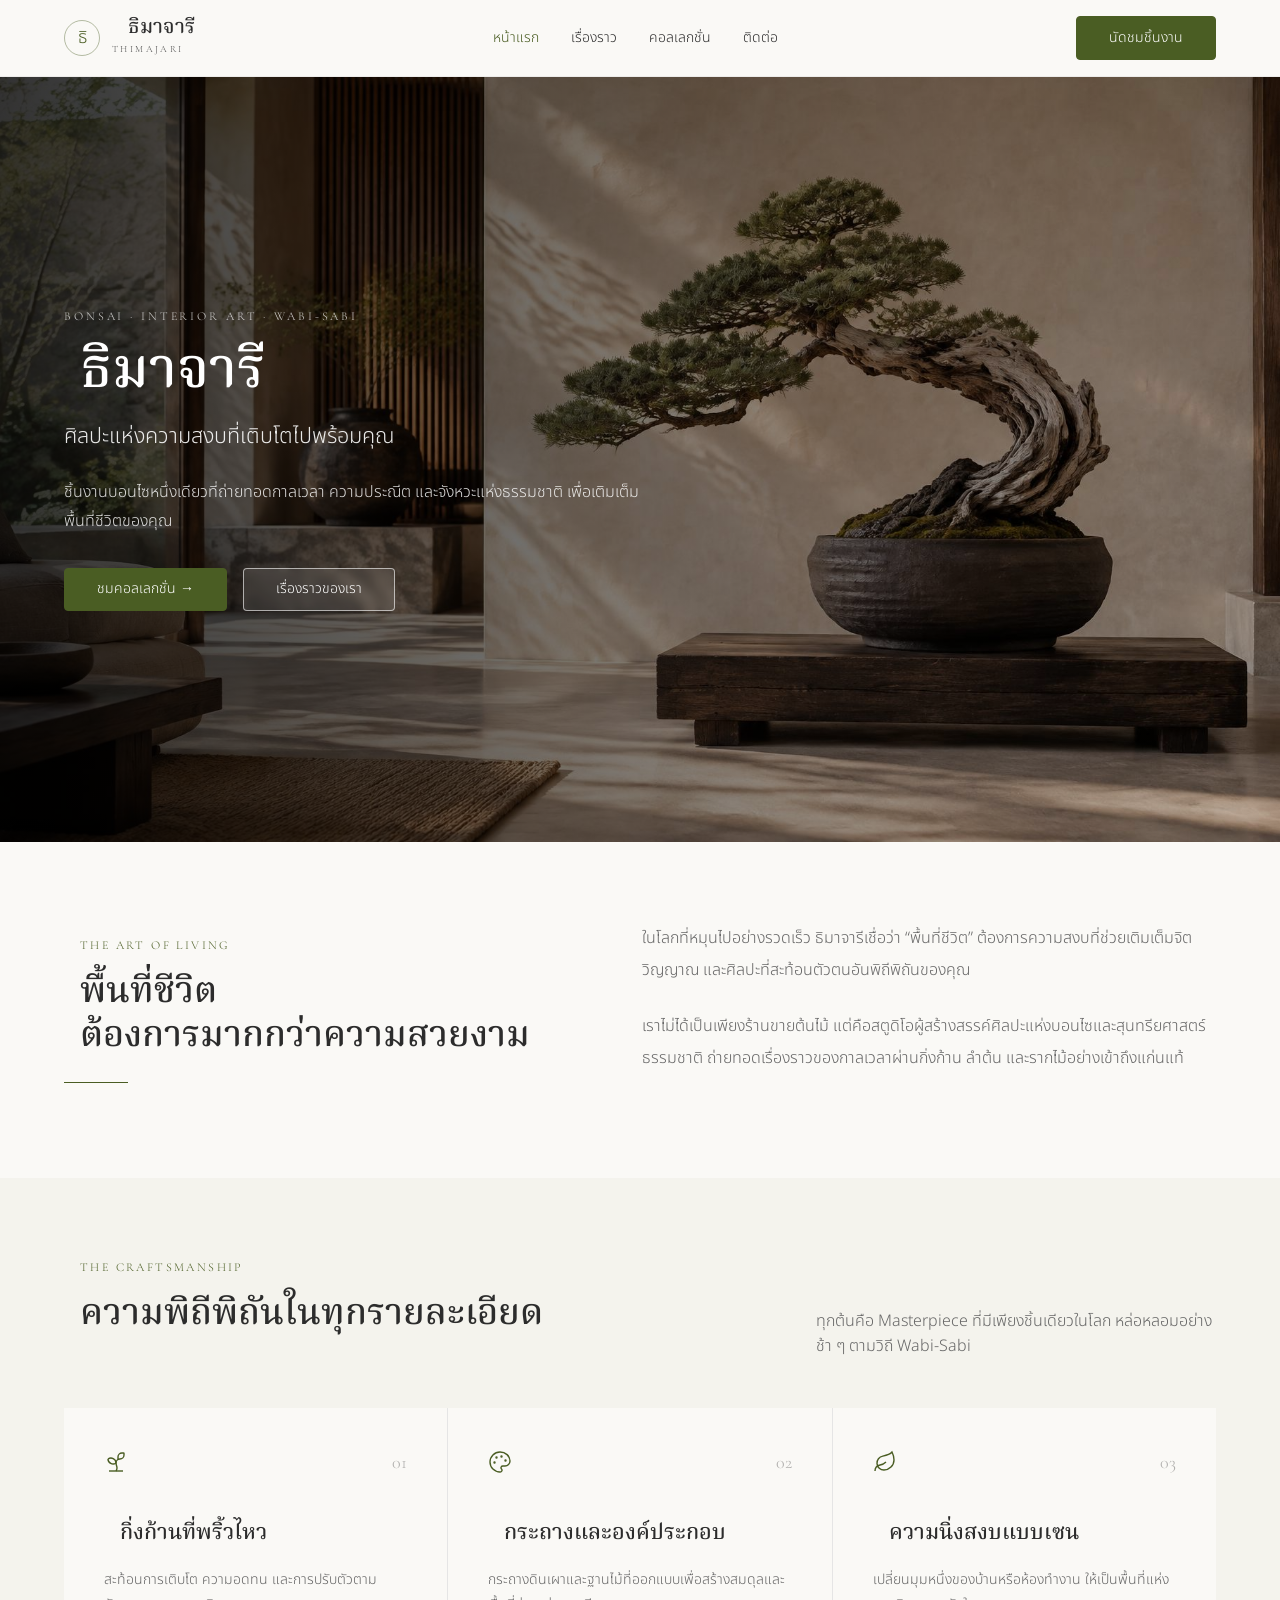
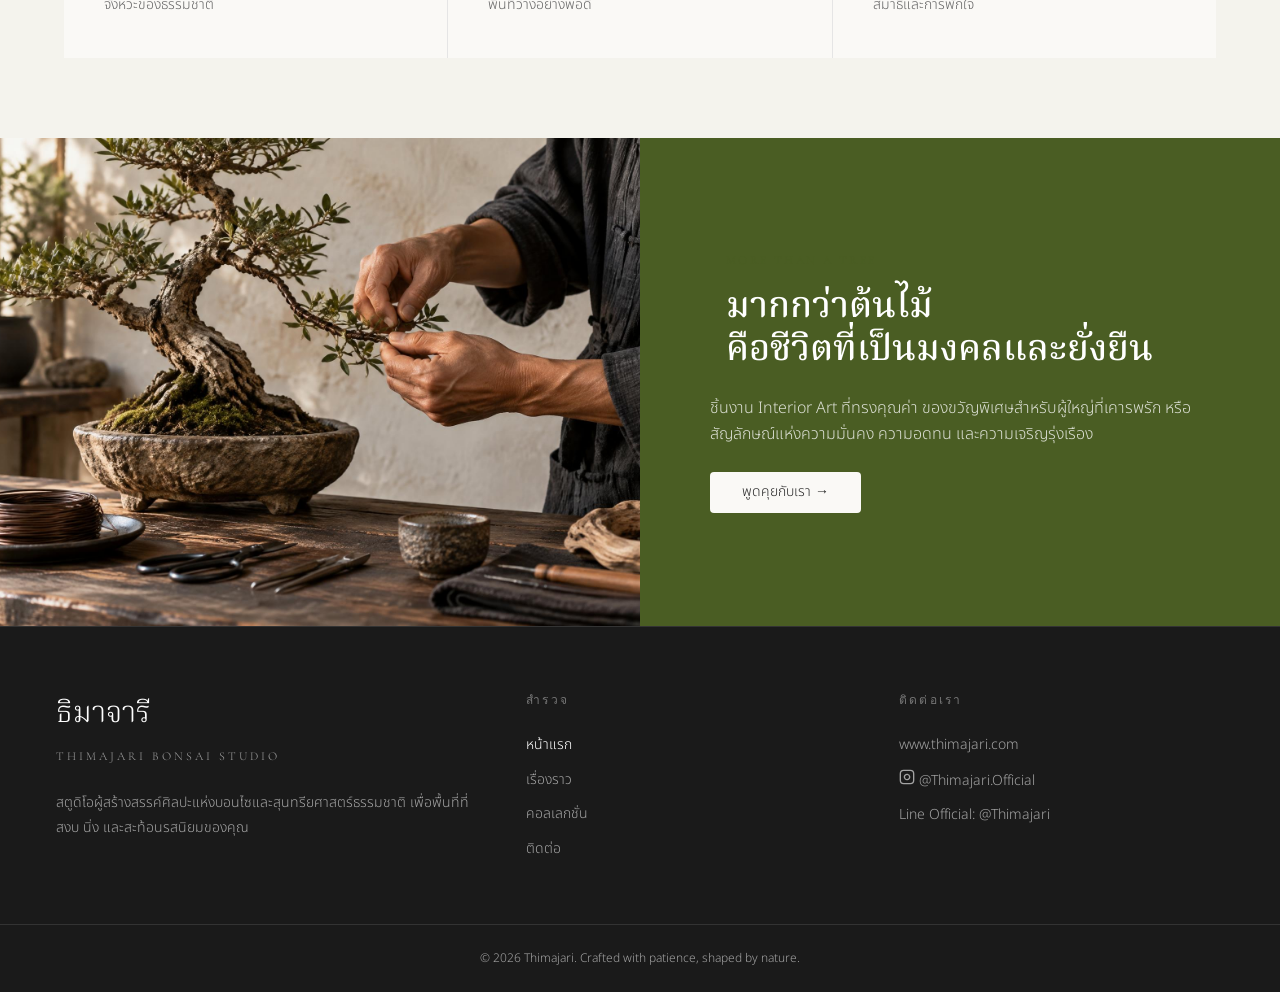
<file: index.html>
<!DOCTYPE html>
<html lang="th">

<head>
    <meta charset="utf-8">
    <meta name="viewport" content="width=device-width, initial-scale=1">
    <title>ธิมาจารี | ศิลปะแห่งบอนไซและความสงบในพื้นที่ชีวิต</title>

    <!-- Google Fonts -->
    <link rel="preconnect" href="https://fonts.googleapis.com">
    <link rel="preconnect" href="https://fonts.gstatic.com" crossorigin>
    <link
        href="https://fonts.googleapis.com/css2?family=Cormorant+Garamond:wght@500;600&family=Noto+Sans+Thai:wght@300;400;500;600&family=Noto+Serif+Thai:wght@400;500;600&display=swap"
        rel="stylesheet">

    <!-- Link to your CSS file -->
    <link rel="stylesheet" href="css/style.css">
</head>

<body>

    <!-- ================= HEADER ================= -->
    <header class="site-header">
        <div class="container header-container">
            <!-- เรียกใช้ JS เพื่อกลับหน้าแรก -->
            <a href="#" onclick="navigateTo('index.html')" class="brand-logo">
                <span class="brand-icon">ธิ</span>
                <span class="brand-text">
                    <span class="brand-name">ธิมาจารี</span>
                    <span class="brand-en">Thimajari</span>
                </span>
            </a>

            <!-- onclick -->
            <nav class="main-nav">
                <a href="#" onclick="navigateTo('index.html')" data-page="index.html" class="active">หน้าแรก</a>
                <a href="#" onclick="navigateTo('About.html')" data-page="About.html">เรื่องราว</a>
                <a href="#" onclick="navigateTo('Product.html')" data-page="Product.html">คอลเลกชั่น</a>
                <a href="#" onclick="navigateTo('Contact.html')" data-page="Contact.html">ติดต่อ</a>
            </nav>

            <div class="header-action">
                <a href="#" onclick="navigateTo('Contact.html')" class="btn-primary">นัดชมชิ้นงาน</a>
            </div>

            <button class="mobile-menu-btn" aria-label="เปิดเมนู">
                <svg width="24" height="24" viewBox="0 0 24 24" fill="none" stroke="currentColor" stroke-width="2"
                    stroke-linecap="round" stroke-linejoin="round">
                    <path d="M4 5h16"></path>
                    <path d="M4 12h16"></path>
                    <path d="M4 19h16"></path>
                </svg>
            </button>
        </div>
    </header>

    <main>
        <!-- ================= HERO  ================= -->
        <section class="hero-section">
            <img src="images/thimajari-hero.jpg" alt="บอนไซทรงเอนในพื้นที่ตกแต่งบ้านที่สงบนิ่ง" class="hero-bg">
            <div class="hero-overlay"></div>
            <div class="container hero-container">
                <div class="hero-content">
                    <p class="hero-subtitle">Bonsai · Interior Art · Wabi-Sabi</p>
                    <h1 class="hero-title">ธิมาจารี</h1>
                    <p class="hero-tagline">ศิลปะแห่งความสงบที่เติบโตไปพร้อมคุณ</p>
                    <p class="hero-desc">ชิ้นงานบอนไซหนึ่งเดียวที่ถ่ายทอดกาลเวลา ความประณีต และจังหวะแห่งธรรมชาติ
                        เพื่อเติมเต็มพื้นที่ชีวิตของคุณ</p>
                    <div class="hero-actions">
                        <!-- ปุ่ม Call to action เชื่อมไปหน้าต่างๆ ด้วย JS -->
                        <a href="#" onclick="navigateTo('Product.html')" class="btn-primary">ชมคอลเลกชั่น &rarr;</a>
                        <a href="#" onclick="navigateTo('About.html')" class="btn-outline">เรื่องราวของเรา</a>
                    </div>
                </div>
            </div>
        </section>
        <section class="art-of-living">
            <div class="container layout-split">
                <div class="split-left">
                    <p class="section-subtitle">The Art of Living</p>
                    <h2 class="section-title">พื้นที่ชีวิต<br>ต้องการมากกว่าความสวยงาม</h2>
                    <div class="divider"></div>
                </div>
                <div class="split-right text-muted">
                    <p>ในโลกที่หมุนไปอย่างรวดเร็ว ธิมาจารีเชื่อว่า “พื้นที่ชีวิต” ต้องการความสงบที่ช่วยเติมเต็มจิตวิญญาณ
                        และศิลปะที่สะท้อนตัวตนอันพิถีพิถันของคุณ</p>
                    <p>เราไม่ได้เป็นเพียงร้านขายต้นไม้ แต่คือสตูดิโอผู้สร้างสรรค์ศิลปะแห่งบอนไซและสุนทรียศาสตร์ธรรมชาติ
                        ถ่ายทอดเรื่องราวของกาลเวลาผ่านกิ่งก้าน ลำต้น และรากไม้อย่างเข้าถึงแก่นแท้</p>
                </div>
            </div>
        </section>

        <section class="craftsmanship">
            <div class="container">
                <div class="craft-header">
                    <div>
                        <p class="section-subtitle">The Craftsmanship</p>
                        <h2 class="section-title">ความพิถีพิถันในทุกรายละเอียด</h2>
                    </div>
                    <p class="craft-desc text-muted">ทุกต้นคือ Masterpiece ที่มีเพียงชิ้นเดียวในโลก หล่อหลอมอย่างช้า ๆ
                        ตามวิถี Wabi-Sabi</p>
                </div>

                <div class="features-grid">
                    <article class="feature-card">
                        <div class="feature-header">
                            <svg width="24" height="24" viewBox="0 0 24 24" fill="none" stroke="currentColor"
                                stroke-width="1.4" class="icon-olive">
                                <path
                                    d="M14 9.536V7a4 4 0 0 1 4-4h1.5a.5.5 0 0 1 .5.5V5a4 4 0 0 1-4 4 4 4 0 0 0-4 4c0 2 1 3 1 5a5 5 0 0 1-1 3">
                                </path>
                                <path d="M4 9a5 5 0 0 1 8 4 5 5 0 0 1-8-4"></path>
                                <path d="M5 21h14"></path>
                            </svg>
                            <span class="feature-num">01</span>
                        </div>
                        <h3 class="feature-title">กิ่งก้านที่พริ้วไหว</h3>
                        <p class="feature-desc text-muted">สะท้อนการเติบโต ความอดทน และการปรับตัวตามจังหวะของธรรมชาติ
                        </p>
                    </article>

                    <article class="feature-card">
                        <div class="feature-header">
                            <svg width="24" height="24" viewBox="0 0 24 24" fill="none" stroke="currentColor"
                                stroke-width="1.4" class="icon-olive">
                                <path
                                    d="M12 22a1 1 0 0 1 0-20 10 9 0 0 1 10 9 5 5 0 0 1-5 5h-2.25a1.75 1.75 0 0 0-1.4 2.8l.3.4a1.75 1.75 0 0 1-1.4 2.8z">
                                </path>
                                <circle cx="13.5" cy="6.5" r=".5" fill="currentColor"></circle>
                                <circle cx="17.5" cy="10.5" r=".5" fill="currentColor"></circle>
                                <circle cx="6.5" cy="12.5" r=".5" fill="currentColor"></circle>
                                <circle cx="8.5" cy="7.5" r=".5" fill="currentColor"></circle>
                            </svg>
                            <span class="feature-num">02</span>
                        </div>
                        <h3 class="feature-title">กระถางและองค์ประกอบ</h3>
                        <p class="feature-desc text-muted">
                            กระถางดินเผาและฐานไม้ที่ออกแบบเพื่อสร้างสมดุลและพื้นที่ว่างอย่างพอดี</p>
                    </article>

                    <article class="feature-card">
                        <div class="feature-header">
                            <svg width="24" height="24" viewBox="0 0 24 24" fill="none" stroke="currentColor"
                                stroke-width="1.4" class="icon-olive">
                                <path
                                    d="M11 20A7 7 0 0 1 9.8 6.1C15.5 5 17 4.48 19 2c1 2 2 4.18 2 8 0 5.5-4.78 10-10 10Z">
                                </path>
                                <path d="M2 21c0-3 1.85-5.36 5.08-6C9.5 14.52 12 13 13 12"></path>
                            </svg>
                            <span class="feature-num">03</span>
                        </div>
                        <h3 class="feature-title">ความนิ่งสงบแบบเซน</h3>
                        <p class="feature-desc text-muted">เปลี่ยนมุมหนึ่งของบ้านหรือห้องทำงาน
                            ให้เป็นพื้นที่แห่งสมาธิและการพักใจ</p>
                    </article>
                </div>
            </div>
        </section>

        <section class="more-than-tree">
            <div class="image-half">
                <img src="images/thimajari-craft.jpg" alt="คอลเลกชั่นบอนไซธิมาจารีบนฐานไม้ธรรมชาติ" loading="lazy">
            </div>
            <div class="text-half bg-olive">
                <div class="half-content">
                    <p class="section-subtitle text-light-dim">More Than a Tree</p>
                    <h2 class="section-title text-white">มากกว่าต้นไม้<br>คือชีวิตที่เป็นมงคลและยั่งยืน</h2>
                    <p class="text-light-dim mt-4">ชิ้นงาน Interior Art ที่ทรงคุณค่า
                        ของขวัญพิเศษสำหรับผู้ใหญ่ที่เคารพรัก หรือสัญลักษณ์แห่งความมั่นคง ความอดทน และความเจริญรุ่งเรือง
                    </p>
                    <a href="#" onclick="navigateTo('Contact.html')" class="btn-light mt-4">พูดคุยกับเรา &rarr;</a>
                </div>
            </div>
        </section>
    </main>

    <!--  ท้ายยยยยย  -->
    <footer class="site-footer">
        <div class="container footer-grid">
            <div class="footer-brand">
                <p class="footer-title">ธิมาจารี</p>
                <p class="footer-subtitle">Thimajari Bonsai Studio</p>
                <p class="footer-desc">สตูดิโอผู้สร้างสรรค์ศิลปะแห่งบอนไซและสุนทรียศาสตร์ธรรมชาติ เพื่อพื้นที่ที่สงบ
                    นิ่ง และสะท้อนรสนิยมของคุณ</p>
            </div>

            <div class="footer-links">
                <p class="footer-heading">สำรวจ</p>
                <div class="link-group">
                    <a href="#" onclick="navigateTo('index.html')" class="active">หน้าแรก</a>
                    <a href="#" onclick="navigateTo('About.html')">เรื่องราว</a>
                    <a href="#" onclick="navigateTo('Product.html')">คอลเลกชั่น</a>
                    <a href="#" onclick="navigateTo('Contact.html')">ติดต่อ</a>
                </div>
            </div>

            <div class="footer-contact">
                <p class="footer-heading">ติดต่อเรา</p>
                <div class="link-group">
                    <a href="https://www.thimajari.com">www.thimajari.com</a>
                    <a href="https://www.instagram.com/thimajari.official" target="_blank" class="icon-link">
                        <svg width="16" height="16" viewBox="0 0 24 24" fill="none" stroke="currentColor"
                            stroke-width="2">
                            <rect width="20" height="20" x="2" y="2" rx="5" ry="5"></rect>
                            <path d="M16 11.37A4 4 0 1 1 12.63 8 4 4 0 0 1 16 11.37z"></path>
                            <line x1="17.5" x2="17.51" y1="6.5" y2="6.5"></line>
                        </svg>
                        @Thimajari.Official
                    </a>
                    <a href="https://line.me/R/ti/p/@thimajari">Line Official: @Thimajari</a>
                </div>
            </div>
        </div>
        <div class="footer-bottom">
            <p>© 2026 Thimajari. Crafted with patience, shaped by nature.</p>
        </div>
    </footer>

    <!-- Link to your JavaScript file -->
    <script src="js/script.js"></script>

</body>

</html>
</file>
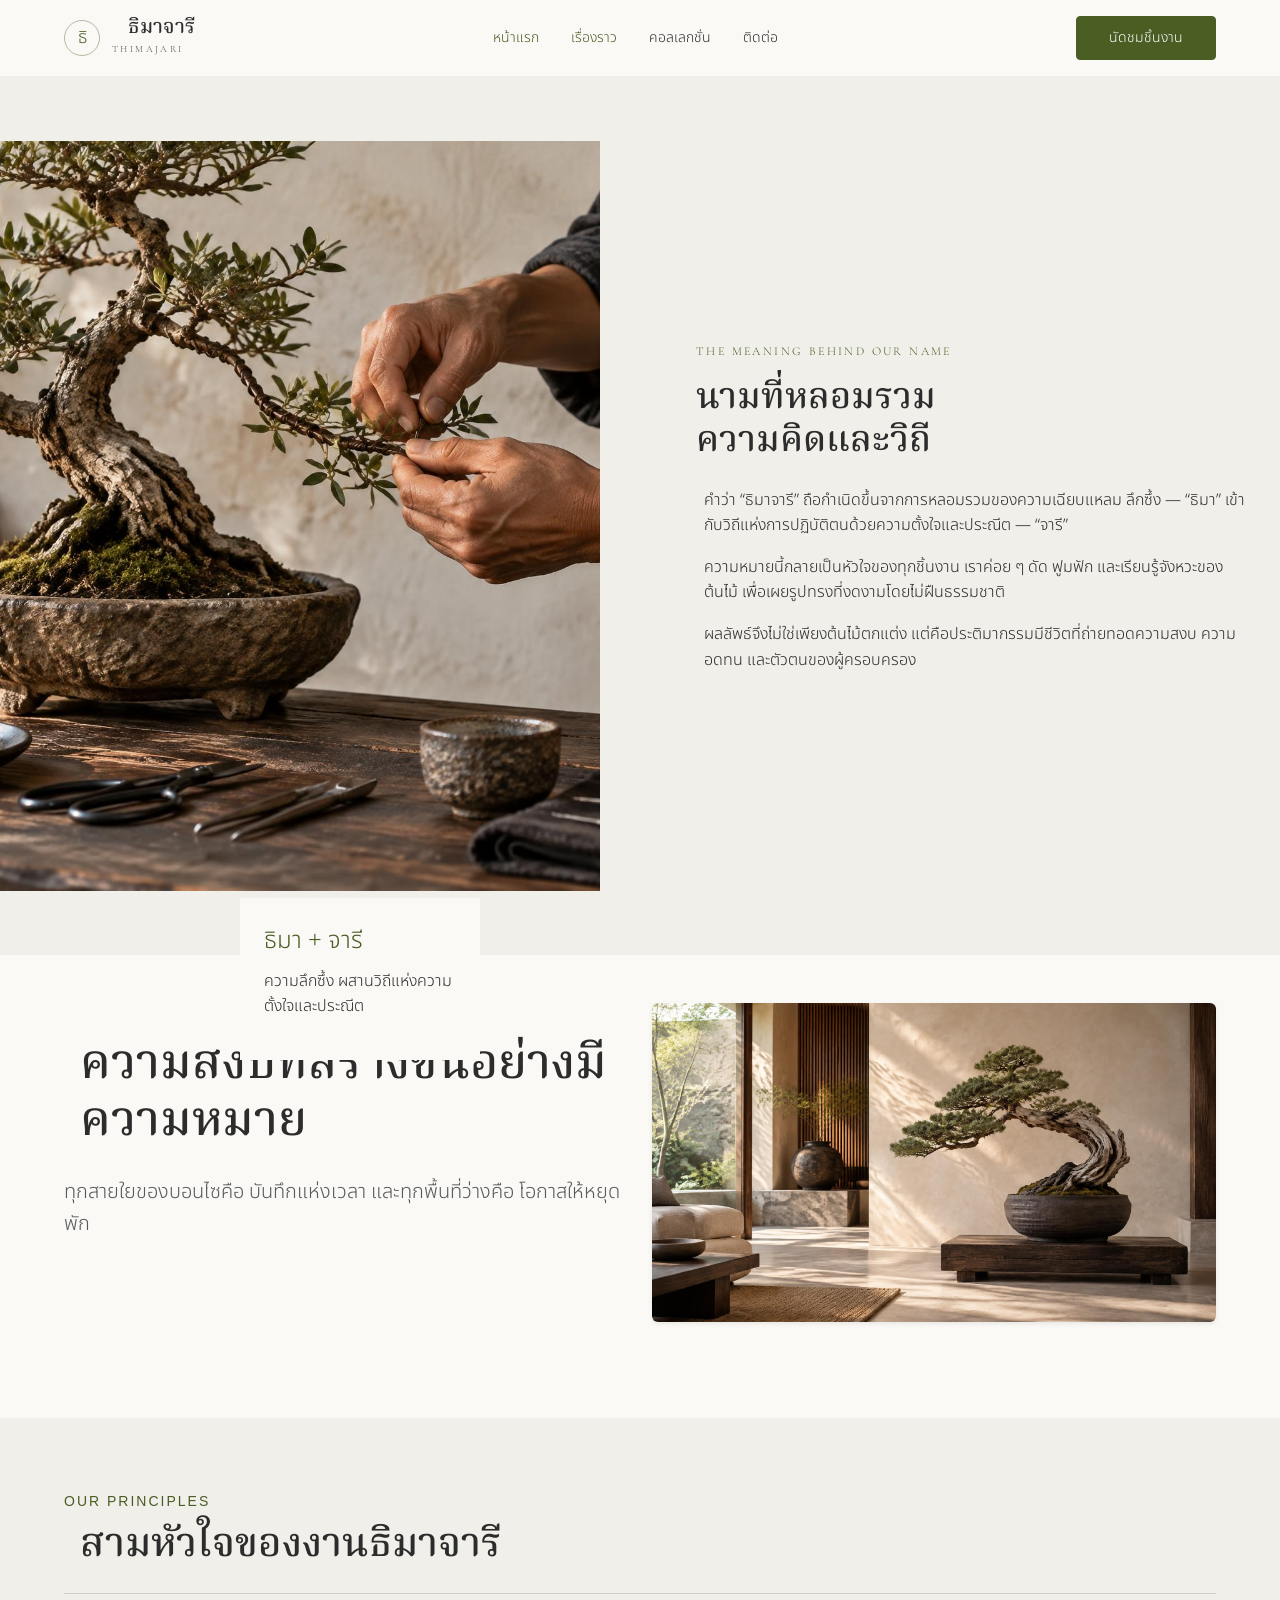
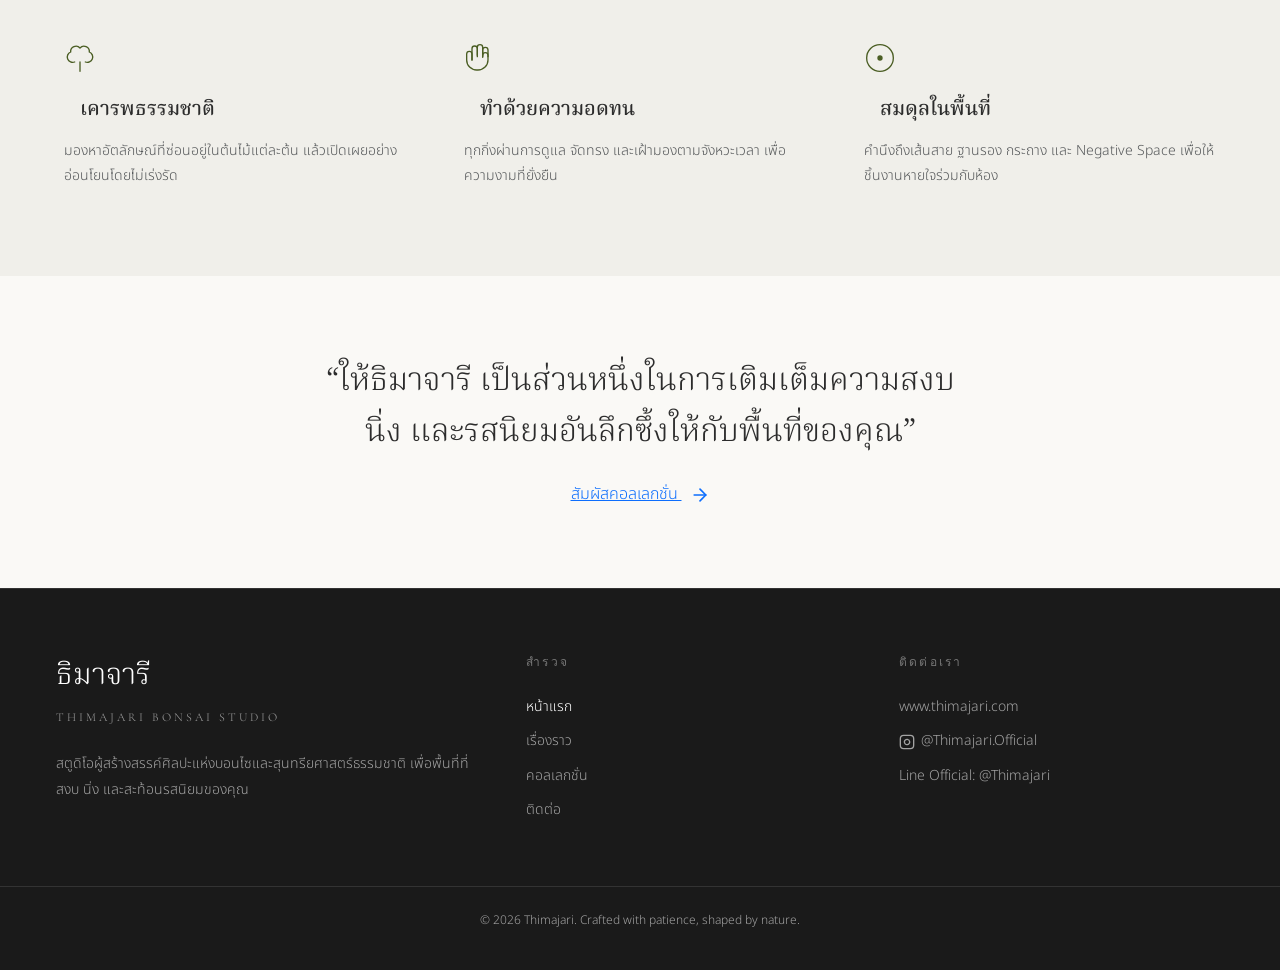
<file: About.html>
<!DOCTYPE html>
<html lang="th">

<head>
    <meta charset="UTF-8">
    <meta name="viewport" content="width=device-width, initial-scale=1.0">
    <title>เกี่ยวกับเรา - ธิมาจารี (Thimajari)</title>

    <!-- Bootstrap 5 CSS -->
    <link href="https://cdn.jsdelivr.net/npm/bootstrap@5.3.2/dist/css/bootstrap.min.css" rel="stylesheet">

    <!-- Google Fonts -->
    <link rel="preconnect" href="https://fonts.googleapis.com">
    <link rel="preconnect" href="https://fonts.gstatic.com" crossorigin>
    <link
        href="https://fonts.googleapis.com/css2?family=Cormorant+Garamond:wght@500;600&family=Noto+Sans+Thai:wght@300;400;500;600&family=Noto+Serif+Thai:wght@400;500;600&display=swap"
        rel="stylesheet">

    <!-- Custom CSS -->
    <link rel="stylesheet" href="css/style.css">
</head>

<body class="d-flex flex-column min-vh-100">

    <header class="site-header">
        <div class="container header-container">
            <!-- เรียกใช้ JS เพื่อกลับหน้าแรก -->
            <a href="#" onclick="navigateTo('index.html')" class="brand-logo">
                <span class="brand-icon">ธิ</span>
                <span class="brand-text">
                    <span class="brand-name">ธิมาจารี</span>
                    <span class="brand-en">Thimajari</span>
                </span>
            </a>

            <!--onclick -->
            <nav class="main-nav">
                <a href="#" onclick="navigateTo('index.html')" data-page="index.html" class="active">หน้าแรก</a>
                <a href="#" onclick="navigateTo('About.html')" data-page="About.html">เรื่องราว</a>
                <a href="#" onclick="navigateTo('Product.html')" data-page="Product.html">คอลเลกชั่น</a>
                <a href="#" onclick="navigateTo('Contact.html')" data-page="Contact.html">ติดต่อ</a>
            </nav>

            <div class="header-action">
                <a href="#" onclick="navigateTo('Contact.html')" class="btn-primary">นัดชมชิ้นงาน</a>
            </div>

            <button class="mobile-menu-btn" aria-label="เปิดเมนู">
                <svg width="24" height="24" viewBox="0 0 24 24" fill="none" stroke="currentColor" stroke-width="2"
                    stroke-linecap="round" stroke-linejoin="round">
                    <path d="M4 5h16"></path>
                    <path d="M4 12h16"></path>
                    <path d="M4 19h16"></path>
                </svg>
            </button>
        </div>
    </header>

    <main class="flex-grow-1 bg-light-wabi">

        <div class="about-meaning-layout">
            <div class="about-image-wrapper">
                <img alt="" class="about-meaning-img" src="images/thimajari-craft.jpg">
                <div class="about-floating-box">
                    <p class="floating-title">ธิมา + จารี</p>
                    <p class="floating-desc">ความลึกซึ้ง ผสานวิถีแห่งความตั้งใจและประณีต</p>
                </div>
            </div>

            <!-- เนื้อหา -->
            <div class="about-text-wrapper">
                <p class="section-subtitle">The Meaning Behind Our Name</p>
                <h2 class="section-title">นามที่หลอมรวม<br>ความคิดและวิถี</h2>

                <div class="container">
                    <p>คำว่า “ธิมาจารี” ถือกำเนิดขึ้นจากการหลอมรวมของความเฉียบแหลม ลึกซึ้ง — “ธิมา”
                        เข้ากับวิถีแห่งการปฏิบัติตนด้วยความตั้งใจและประณีต — “จารี”</p>
                    <p>ความหมายนี้กลายเป็นหัวใจของทุกชิ้นงาน เราค่อย ๆ ดัด ฟูมฟัก และเรียนรู้จังหวะของต้นไม้
                        เพื่อเผยรูปทรงที่งดงามโดยไม่ฝืนธรรมชาติ</p>
                    <p>ผลลัพธ์จึงไม่ใช่เพียงต้นไม้ตกแต่ง แต่คือประติมากรรมมีชีวิตที่ถ่ายทอดความสงบ ความอดทน
                        และตัวตนของผู้ครอบครอง</p>
                </div>
            </div>
        </div>
    </main>


    <section class="py-5">
        <div class="container">
            <div class="row align-items-center mb-5">
                <div class="col-md-6 mb-4">
                    <h2 class="display-5 mb-4 font-heading">ความสงบที่สร้างขึ้นอย่างมีความหมาย</h2>
                    <p class="lead mb-4 text-muted">ทุกสายใยของบอนไซคือ บันทึกแห่งเวลา
                        และทุกพื้นที่ว่างคือ โอกาสให้หยุดพัก</p>
                </div>
                <div class="col-md-6">
                    <img src="images/thimajari-hero.jpg" alt="About" class="img-fluid rounded shadow-sm w-100">
                </div>
            </div>

    </section>


    <!-- OUR PRINCIPLES SECTION -->
    <section class="py-5 bg-light-wabi">
        <div class="container py-4">

            <!-- ส่วนหัว (Header) -->
            <div class="mb-4">
                <p class="en-text text-uppercase mb-2 small" style="color: var(--olive); letter-spacing: 2px;">Our
                    Principles</p>
                <h2 class="font-heading display-6">สามหัวใจของงานธิมาจารี</h2>
            </div>

            <!-- เส้นแบ่ง (Divider) -->
            <hr class="mb-5" style="border-color: #d1cfc4; opacity: 1;">

            <!-- ส่วนเนื้อหา 3 คอลัมน์ (3-Column Grid) -->
            <div class="row g-5">

                <!-- คอลัม 1-->
                <div class="col-md-4">
                    <!-- Icon: Tree -->
                    <svg width="32" height="32" viewBox="0 0 24 24" fill="none" stroke="var(--olive)" stroke-width="1"
                        stroke-linecap="round" stroke-linejoin="round" class="mb-4">
                        <path d="M12 22v-7" />
                        <path d="M8 15a4 4 0 0 1-3-7.5 4 4 0 0 1 7-3 4 4 0 0 1 7 3 4 4 0 0 1-3 7.5" />
                    </svg>
                    <h4 class="font-heading mb-3 h5">เคารพธรรมชาติ</h4>
                    <p class="text-muted small" style="line-height: 1.8;">มองหาอัตลักษณ์ที่ซ่อนอยู่ในต้นไม้แต่ละต้น
                        แล้วเปิดเผยอย่างอ่อนโยนโดยไม่เร่งรัด</p>
                </div>

                <!-- คอลัม 2-->
                <div class="col-md-4">
                    <!-- Icon: Hand -->
                    <svg width="32" height="32" viewBox="0 0 24 24" fill="none" stroke="var(--olive)" stroke-width="1"
                        stroke-linecap="round" stroke-linejoin="round" class="mb-4">
                        <path d="M18 11V6a2 2 0 0 0-4 0v4" />
                        <path d="M14 11V4a2 2 0 0 0-4 0v6" />
                        <path d="M10 11V5a2 2 0 0 0-4 0v8.5" />
                        <path
                            d="M6 13.5V9a2 2 0 0 0-4 0v4.5c0 4.14 3.36 7.5 7.5 7.5h1c4.14 0 7.5-3.36 7.5-7.5v-3.5a2 2 0 0 0-4 0v1.5" />
                    </svg>
                    <h4 class="font-heading mb-3 h5">ทำด้วยความอดทน</h4>
                    <p class="text-muted small" style="line-height: 1.8;">ทุกกิ่งผ่านการดูแล จัดทรง
                        และเฝ้ามองตามจังหวะเวลา เพื่อความงามที่ยั่งยืน</p>
                </div>

                <!-- คอลัม 3-->
                <div class="col-md-4">
                    <!-- Icon: Circle Dot -->
                    <svg width="32" height="32" viewBox="0 0 24 24" fill="none" stroke="var(--olive)" stroke-width="1"
                        stroke-linecap="round" stroke-linejoin="round" class="mb-4">
                        <circle cx="12" cy="12" r="10" />
                        <circle cx="12" cy="12" r="1.5" fill="var(--olive)" />
                    </svg>
                    <h4 class="font-heading mb-3 h5">สมดุลในพื้นที่</h4>
                    <p class="text-muted small" style="line-height: 1.8;">คำนึงถึงเส้นสาย ฐานรอง กระถาง และ Negative
                        Space เพื่อให้ชิ้นงานหายใจร่วมกับห้อง</p>
                </div>

            </div>
        </div>
    </section>


    <section class="quote-section">
        <div class="container">
            <div class="quote-content mx-auto text-center">

                <p class="quote-text mb-4">
                    “ให้ธิมาจารี เป็นส่วนหนึ่งในการเติมเต็มความสงบ<br class="d-none d-md-block">
                    นิ่ง และรสนิยมอันลึกซึ้งให้กับพื้นที่ของคุณ”
                </p>

                <a href="#" onclick="navigateTo('Product.html')" class="btn-quote mt-3">
                    สัมผัสคอลเลกชั่น
                    <svg xmlns="http://www.w3.org/2000/svg" width="20" height="20" viewBox="0 0 24 24" fill="none"
                        stroke="currentColor" stroke-width="2" stroke-linecap="round" stroke-linejoin="round"
                        class="ms-2">
                        <path d="M5 12h14"></path>
                        <path d="m12 5 7 7-7 7"></path>
                    </svg>
                </a>

            </div>
        </div>
    </section>

    <!--  ท้ายยยยยย  -->
    <footer class="site-footer">
        <div class="container footer-grid">
            <div class="footer-brand">
                <p class="footer-title">ธิมาจารี</p>
                <p class="footer-subtitle">Thimajari Bonsai Studio</p>
                <p class="footer-desc">สตูดิโอผู้สร้างสรรค์ศิลปะแห่งบอนไซและสุนทรียศาสตร์ธรรมชาติ เพื่อพื้นที่ที่สงบ
                    นิ่ง และสะท้อนรสนิยมของคุณ</p>
            </div>

            <div class="footer-links">
                <p class="footer-heading">สำรวจ</p>
                <div class="link-group">
                    <a href="#" onclick="navigateTo('index.html')" class="active">หน้าแรก</a>
                    <a href="#" onclick="navigateTo('About.html')">เรื่องราว</a>
                    <a href="#" onclick="navigateTo('Product.html')">คอลเลกชั่น</a>
                    <a href="#" onclick="navigateTo('Contact.html')">ติดต่อ</a>
                </div>
            </div>

            <div class="footer-contact">
                <p class="footer-heading">ติดต่อเรา</p>
                <div class="link-group">
                    <a href="https://www.thimajari.com">www.thimajari.com</a>
                    <a href="https://www.instagram.com/thimajari.official" target="_blank" class="icon-link">
                        <svg width="16" height="16" viewBox="0 0 24 24" fill="none" stroke="currentColor"
                            stroke-width="2">
                            <rect width="20" height="20" x="2" y="2" rx="5" ry="5"></rect>
                            <path d="M16 11.37A4 4 0 1 1 12.63 8 4 4 0 0 1 16 11.37z"></path>
                            <line x1="17.5" x2="17.51" y1="6.5" y2="6.5"></line>
                        </svg>
                        @Thimajari.Official
                    </a>
                    <a href="https://line.me/R/ti/p/@thimajari">Line Official: @Thimajari</a>
                </div>
            </div>
        </div>
        <div class="footer-bottom">
            <p>© 2026 Thimajari. Crafted with patience, shaped by nature.</p>
        </div>
    </footer>

    <!-- 3. MODAL Component -->
    <div class="modal fade" id="appointmentModal" tabindex="-1" aria-hidden="true">
        <div class="modal-dialog modal-dialog-centered">
            <div class="modal-content rounded-0">
                <div class="modal-header border-0">
                    <h5 class="modal-title font-heading">นัดชมชิ้นงาน (By Appointment)</h5>
                    <button type="button" class="btn-close" data-bs-dismiss="modal" aria-label="Close"></button>
                </div>
                <div class="modal-body">
                    <p class="text-muted small mb-4">เปิดให้เข้าชมเฉพาะการนัดหมายล่วงหน้า
                        เพื่อสุนทรียภาพในการชมชิ้นงานอย่างเต็มที่</p>
                    <form class="wabi-form">
                        <input type="text" class="form-control mb-3" placeholder="ชื่อของคุณ" required>
                        <input type="date" class="form-control mb-4" required>
                        <button type="button" class="btn btn-olive w-100" data-bs-dismiss="modal"
                            onclick="alert('บันทึกการนัดหมายสำเร็จ ทีมงานจะติดต่อกลับครับ')">ยืนยันการนัดหมาย</button>
                    </form>
                </div>
            </div>
        </div>
    </div>

    <!-- Bootstrap & Custom JS -->
    <script src="https://cdn.jsdelivr.net/npm/bootstrap@5.3.2/dist/js/bootstrap.bundle.min.js"></script>
    <script src="js/script.js"></script>
</body>

</html>
</file>
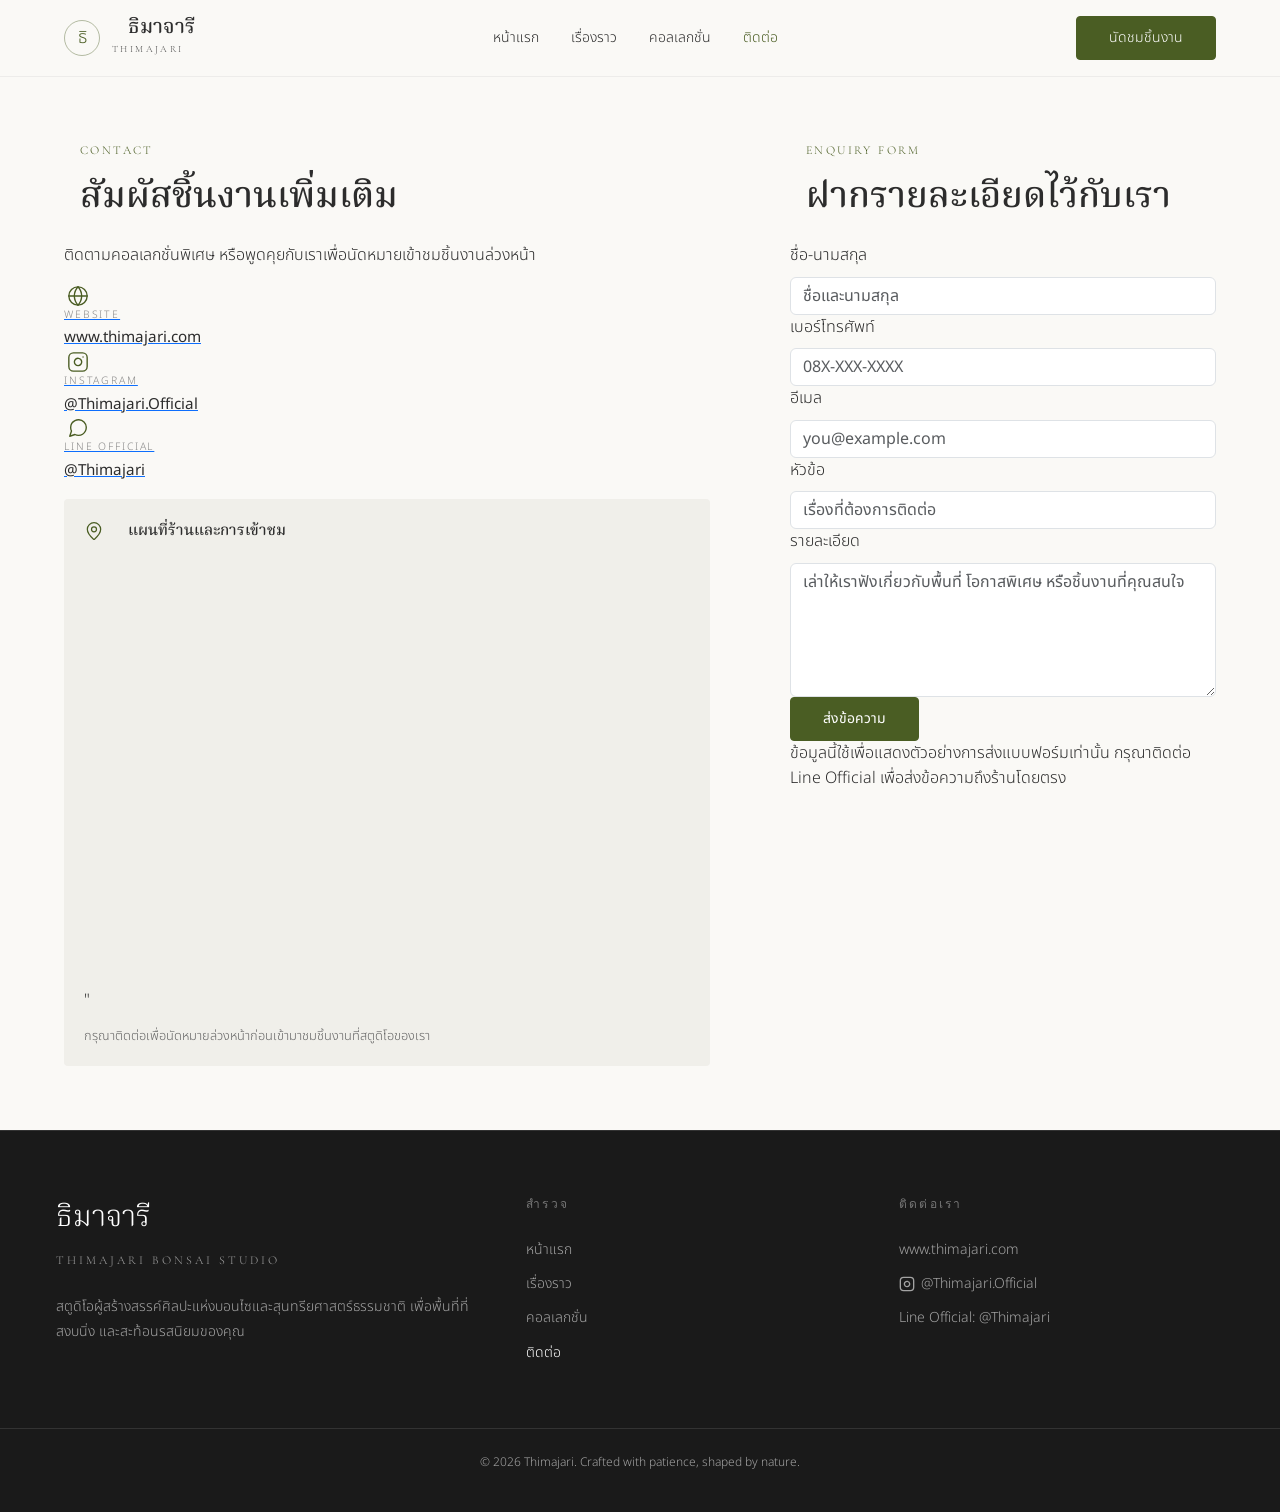
<file: Contact.html>
<!DOCTYPE html>
<html lang="th">

<head>
    <meta charset="UTF-8">
    <meta name="viewport" content="width=device-width, initial-scale=1.0">
    <title>ธิมาจารี (Thimajari) - ติดต่อ</title>

    <!-- Bootstrap 5 CSS -->
    <link href="https://cdn.jsdelivr.net/npm/bootstrap@5.3.2/dist/css/bootstrap.min.css" rel="stylesheet">

    <!-- Google Fonts -->
    <link rel="preconnect" href="https://fonts.googleapis.com">
    <link rel="preconnect" href="https://fonts.gstatic.com" crossorigin>
    <link
        href="https://fonts.googleapis.com/css2?family=Cormorant+Garamond:wght@500;600&family=Noto+Sans+Thai:wght@300;400;500;600&family=Noto+Serif+Thai:wght@400;500;600&display=swap"
        rel="stylesheet">

    <!-- Custom CSS -->
    <link rel="stylesheet" href="css/style.css">
</head>

<body>

    <!-- ================= HEADER ================= -->
    <header class="site-header">
        <div class="container header-container">
            <a href="#" onclick="navigateTo('index.html')" class="brand-logo">
                <span class="brand-icon">ธิ</span>
                <span class="brand-text">
                    <span class="brand-name">ธิมาจารี</span>
                    <span class="brand-en">Thimajari</span>
                </span>
            </a>

            <nav class="main-nav">
                <a href="#" onclick="navigateTo('index.html')" data-page="index.html">หน้าแรก</a>
                <a href="#" onclick="navigateTo('About.html')" data-page="About.html">เรื่องราว</a>
                <a href="#" onclick="navigateTo('Product.html')" data-page="Product.html">คอลเลกชั่น</a>
                <a href="#" onclick="navigateTo('Contact.html')" data-page="Contact.html" class="active">ติดต่อ</a>
            </nav>

            <div class="header-action">
                <a href="#" onclick="navigateTo('Contact.html')" class="btn-primary">นัดชมชิ้นงาน</a>
            </div>

            <button class="mobile-menu-btn" aria-label="เปิดเมนู">
                <svg width="24" height="24" viewBox="0 0 24 24" fill="none" stroke="currentColor" stroke-width="2"
                    stroke-linecap="round" stroke-linejoin="round">
                    <path d="M4 5h16"></path>
                    <path d="M4 12h16"></path>
                    <path d="M4 19h16"></path>
                </svg>
            </button>
        </div>
    </header>

    <!-- ================= MAIN CONTENT ================= -->
    <main class="container">
        <div class="contact-layout">

            <!-- ฝั่งซ้าย: ข้อมูลการติดต่อ + แผนที่ -->
            <aside class="contact-info-aside">
                <p class="section-subtitle">CONTACT</p>
                <h2 class="section-title font-heading">สัมผัสชิ้นงานเพิ่มเติม</h2>
                <p class="section-desc">ติดตามคอลเลกชั่นพิเศษ หรือพูดคุยกับเราเพื่อนัดหมายเข้าชมชิ้นงานล่วงหน้า</p>

                <!-- รายการลิงก์ติดต่อแบบต้นแบบ -->
                <div class="contact-links">
                    <a href="https://www.thimajari.com" target="_blank" class="contact-link-item">
                        <div class="contact-icon-wrapper">
                            <svg xmlns="http://www.w3.org/2000/svg" width="22" height="22" viewBox="0 0 24 24"
                                fill="none" stroke="currentColor" stroke-width="1.5" stroke-linecap="round"
                                stroke-linejoin="round">
                                <circle cx="12" cy="12" r="10"></circle>
                                <line x1="2" y1="12" x2="22" y2="12"></line>
                                <path
                                    d="M12 2a15.3 15.3 0 0 1 4 10 15.3 15.3 0 0 1-4 10 15.3 15.3 0 0 1-4-10 15.3 15.3 0 0 1 4-10z">
                                </path>
                            </svg>
                        </div>
                        <div class="contact-text-group">
                            <span class="contact-label">WEBSITE</span>
                            <span class="contact-value">www.thimajari.com</span>
                        </div>
                    </a>

                    <a href="https://www.instagram.com/thimajari.official" target="_blank" class="contact-link-item">
                        <div class="contact-icon-wrapper">
                            <svg xmlns="http://www.w3.org/2000/svg" width="22" height="22" viewBox="0 0 24 24"
                                fill="none" stroke="currentColor" stroke-width="1.5" stroke-linecap="round"
                                stroke-linejoin="round">
                                <rect width="20" height="20" x="2" y="2" rx="5" ry="5"></rect>
                                <path d="M16 11.37A4 4 0 1 1 12.63 8 4 4 0 0 1 16 11.37z"></path>
                                <line x1="17.5" x2="17.51" y1="6.5" y2="6.5"></line>
                            </svg>
                        </div>
                        <div class="contact-text-group">
                            <span class="contact-label">INSTAGRAM</span>
                            <span class="contact-value">@Thimajari.Official</span>
                        </div>
                    </a>

                    <a href="https://line.me/R/ti/p/@thimajari" target="_blank" class="contact-link-item">
                        <div class="contact-icon-wrapper">
                            <svg xmlns="http://www.w3.org/2000/svg" width="22" height="22" viewBox="0 0 24 24"
                                fill="none" stroke="currentColor" stroke-width="1.5" stroke-linecap="round"
                                stroke-linejoin="round">
                                <path
                                    d="M21 11.5a8.38 8.38 0 0 1-.9 3.8 8.5 8.5 0 0 1-7.6 4.7 8.38 8.38 0 0 1-3.8-.9L3 21l1.9-5.7a8.38 8.38 0 0 1-.9-3.8 8.5 8.5 0 0 1 4.7-7.6 8.38 8.38 0 0 1 3.8-.9h.5a8.48 8.48 0 0 1 8 8v.5z">
                                </path>
                            </svg>
                        </div>
                        <div class="contact-text-group">
                            <span class="contact-label">LINE OFFICIAL</span>
                            <span class="contact-value">@Thimajari</span>
                        </div>
                    </a>
                </div>

                <!-- แผนที่ -->
                <div class="contact-map-block">
                    <div class="map-header">
                        <svg xmlns="http://www.w3.org/2000/svg" width="20" height="20" viewBox="0 0 24 24" fill="none"
                            stroke="currentColor" stroke-width="1.5" stroke-linecap="round" stroke-linejoin="round">
                            <path
                                d="M20 10c0 4.993-5.539 10.193-7.399 11.799a1 1 0 0 1-1.202 0C9.539 20.193 4 14.993 4 10a8 8 0 0 1 16 0z">
                            </path>
                            <circle cx="12" cy="10" r="3"></circle>
                        </svg>
                        <span class="map-title font-heading">แผนที่ร้านและการเข้าชม</span>
                    </div>
                    <div class="map-container">
                        "<iframe src="
                            https://www.google.com/maps/embed?pb=!1m18!1m12!1m3!1d124432.26516881038!2d100.77415269726559!3d12.939294000000004!2m3!1f0!2f0!3f0!3m2!1i1024!2i768!4f13.1!3m3!1m2!1s0x310295003a0d38e5%3A0xe32dfbefae712398!2s164%2F446%20Park%20Village!5e0!3m2!1sth!2sth!4v1792169932600!5m2!1sth!2sth"
                            width="600" height="450" style="border:0;" allowfullscreen="" loading="lazy"
                            referrerpolicy="strict-origin-when-cross-origin">"
                        width="100%" height="200" style="border:0; border-radius: 4px; display: block;"
                        allowfullscreen="" loading="lazy" referrerpolicy="no-referrer-when-downgrade">
                        </iframe>
                    </div>
                    <p class="contact-note-desc">
                        กรุณาติดต่อเพื่อนัดหมายล่วงหน้าก่อนเข้ามาชมชิ้นงานที่สตูดิโอของเรา
                    </p>
                </div>
            </aside>

            <!-- ขวา: -->
            <div class="contact-form-wrapper">
                <form id="contactForm" class="contact-form">
                    <div class="form-header">
                        <p class="section-subtitle">ENQUIRY FORM</p>
                        <h2 class="section-title font-heading">ฝากรายละเอียดไว้กับเรา</h2>
                    </div>

                    <div class="form-grid">
                        <div class="form-group">
                            <label for="name" class="form-label">ชื่อ-นามสกุล</label>
                            <input type="text" id="name" name="name" class="form-control" required
                                placeholder="ชื่อและนามสกุล">
                        </div>
                        <div class="form-group">
                            <label for="phone" class="form-label">เบอร์โทรศัพท์</label>
                            <input type="tel" id="phone" name="phone" class="form-control" required
                                placeholder="08X-XXX-XXXX">
                        </div>
                    </div>

                    <div class="form-group">
                        <label for="email" class="form-label">อีเมล</label>
                        <input type="email" id="email" name="email" class="form-control" required
                            placeholder="you@example.com">
                    </div>

                    <div class="form-group">
                        <label for="subject" class="form-label">หัวข้อ</label>
                        <input type="text" id="subject" name="subject" class="form-control" required
                            placeholder="เรื่องที่ต้องการติดต่อ">
                    </div>

                    <div class="form-group">
                        <label for="message" class="form-label">รายละเอียด</label>
                        <textarea id="message" name="message" class="form-control" required rows="5"
                            placeholder="เล่าให้เราฟังเกี่ยวกับพื้นที่ โอกาสพิเศษ หรือชิ้นงานที่คุณสนใจ"></textarea>
                    </div>

                    <button type="submit" class="btn-primary">ส่งข้อความ</button>
                    <p class="form-disclaimer">ข้อมูลนี้ใช้เพื่อแสดงตัวอย่างการส่งแบบฟอร์มเท่านั้น กรุณาติดต่อ Line
                        Official เพื่อส่งข้อความถึงร้านโดยตรง</p>
                </form>
            </div>
        </div>
    </main>

    <!-- ================= FOOTER ================= -->
    <footer class="site-footer">
        <div class="container footer-grid">
            <div class="footer-brand">
                <p class="footer-title">ธิมาจารี</p>
                <p class="footer-subtitle">Thimajari Bonsai Studio</p>
                <p class="footer-desc">สตูดิโอผู้สร้างสรรค์ศิลปะแห่งบอนไซและสุนทรียศาสตร์ธรรมชาติ เพื่อพื้นที่ที่สงบนิ่ง
                    และสะท้อนรสนิยมของคุณ</p>
            </div>

            <div class="footer-links">
                <p class="footer-heading">สำรวจ</p>
                <div class="link-group">
                    <a href="#" onclick="navigateTo('index.html')">หน้าแรก</a>
                    <a href="#" onclick="navigateTo('About.html')">เรื่องราว</a>
                    <a href="#" onclick="navigateTo('Product.html')">คอลเลกชั่น</a>
                    <a href="#" onclick="navigateTo('Contact.html')" class="active">ติดต่อ</a>
                </div>
            </div>

            <div class="footer-contact">
                <p class="footer-heading">ติดต่อเรา</p>
                <div class="link-group">
                    <a href="https://www.thimajari.com">www.thimajari.com</a>
                    <a href="https://www.instagram.com/thimajari.official" target="_blank" class="icon-link">
                        <svg width="16" height="16" viewBox="0 0 24 24" fill="none" stroke="currentColor"
                            stroke-width="2">
                            <rect width="20" height="20" x="2" y="2" rx="5" ry="5"></rect>
                            <path d="M16 11.37A4 4 0 1 1 12.63 8 4 4 0 0 1 16 11.37z"></path>
                            <line x1="17.5" x2="17.51" y1="6.5" y2="6.5"></line>
                        </svg>
                        @Thimajari.Official
                    </a>
                    <a href="https://line.me/R/ti/p/@thimajari">Line Official: @Thimajari</a>
                </div>
            </div>
        </div>
        <div class="footer-bottom">
            <p>© 2026 Thimajari. Crafted with patience, shaped by nature.</p>
        </div>
    </footer>

    <!-- Bootstrap & Custom JS -->
    <script src="https://cdn.jsdelivr.net/npm/bootstrap@5.3.2/dist/js/bootstrap.bundle.min.js"></script>
    <script src="js/script.js"></script>
</body>

</html>
</file>
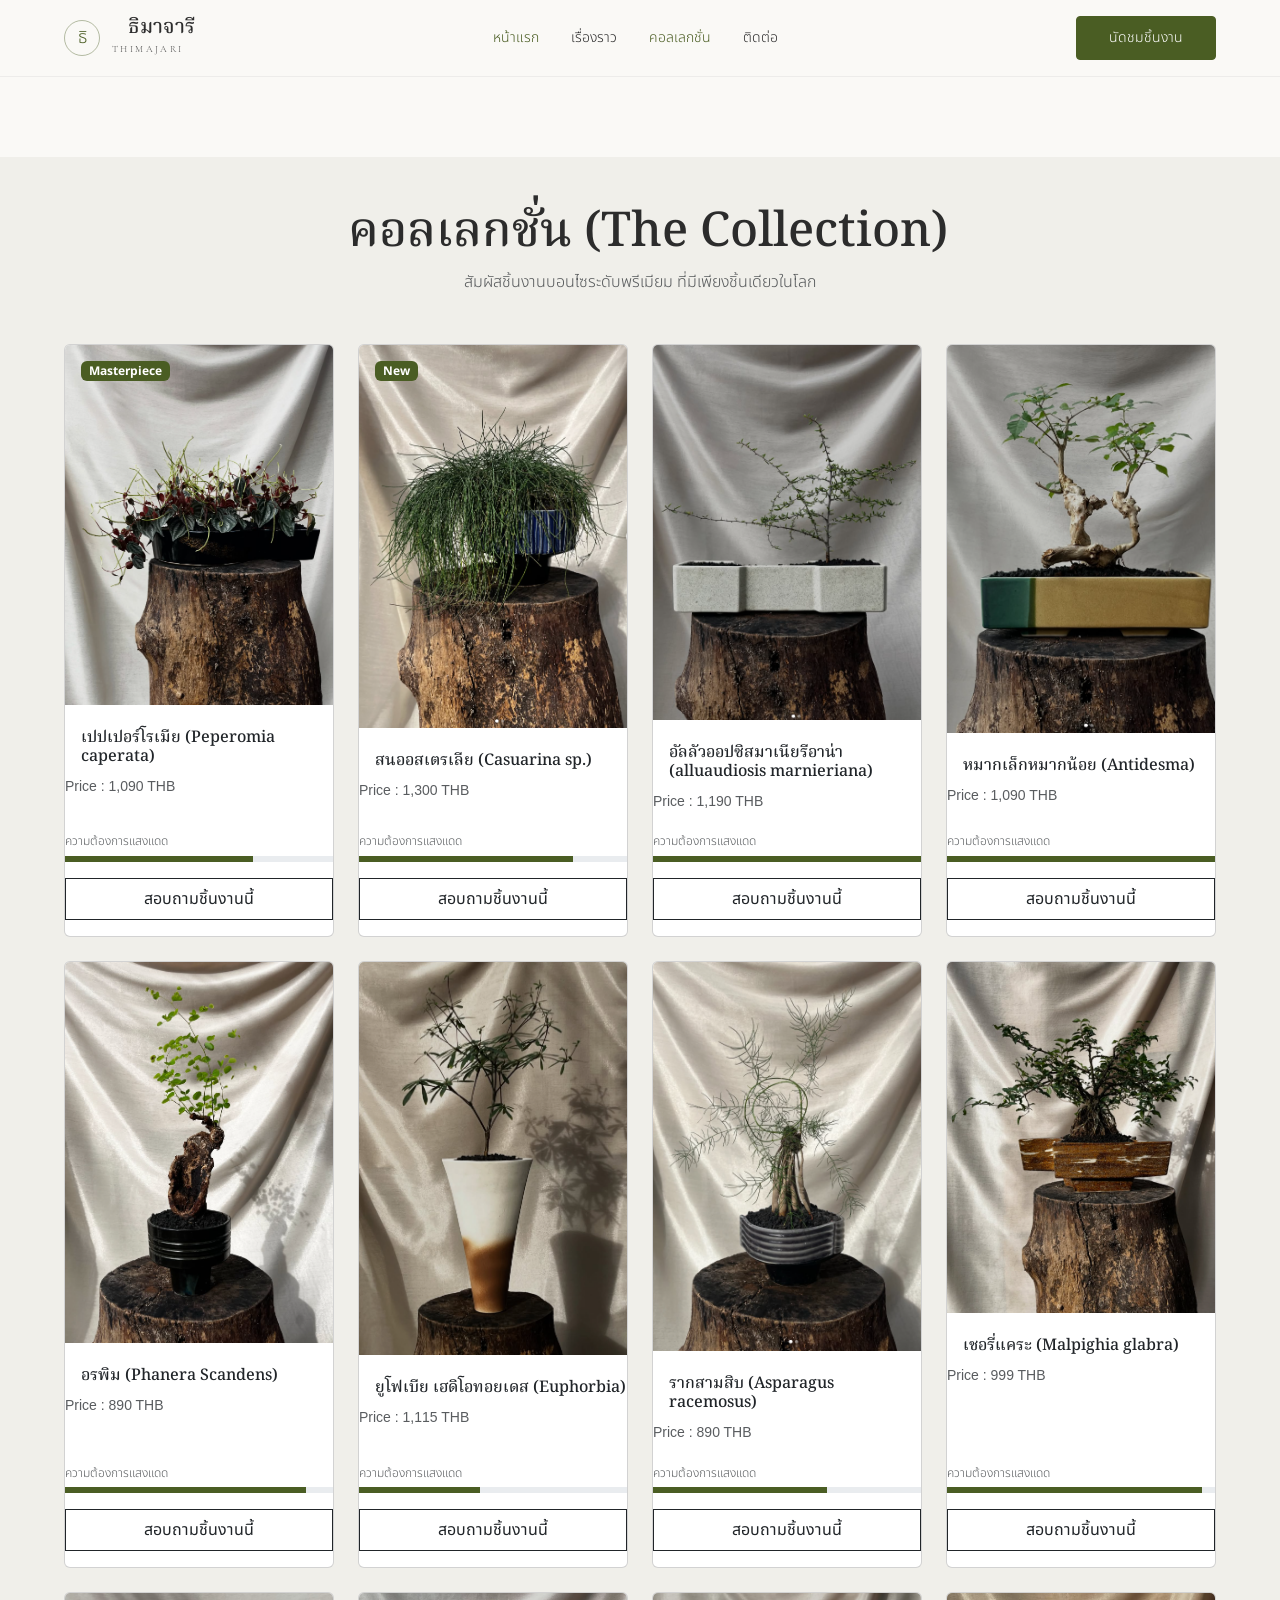
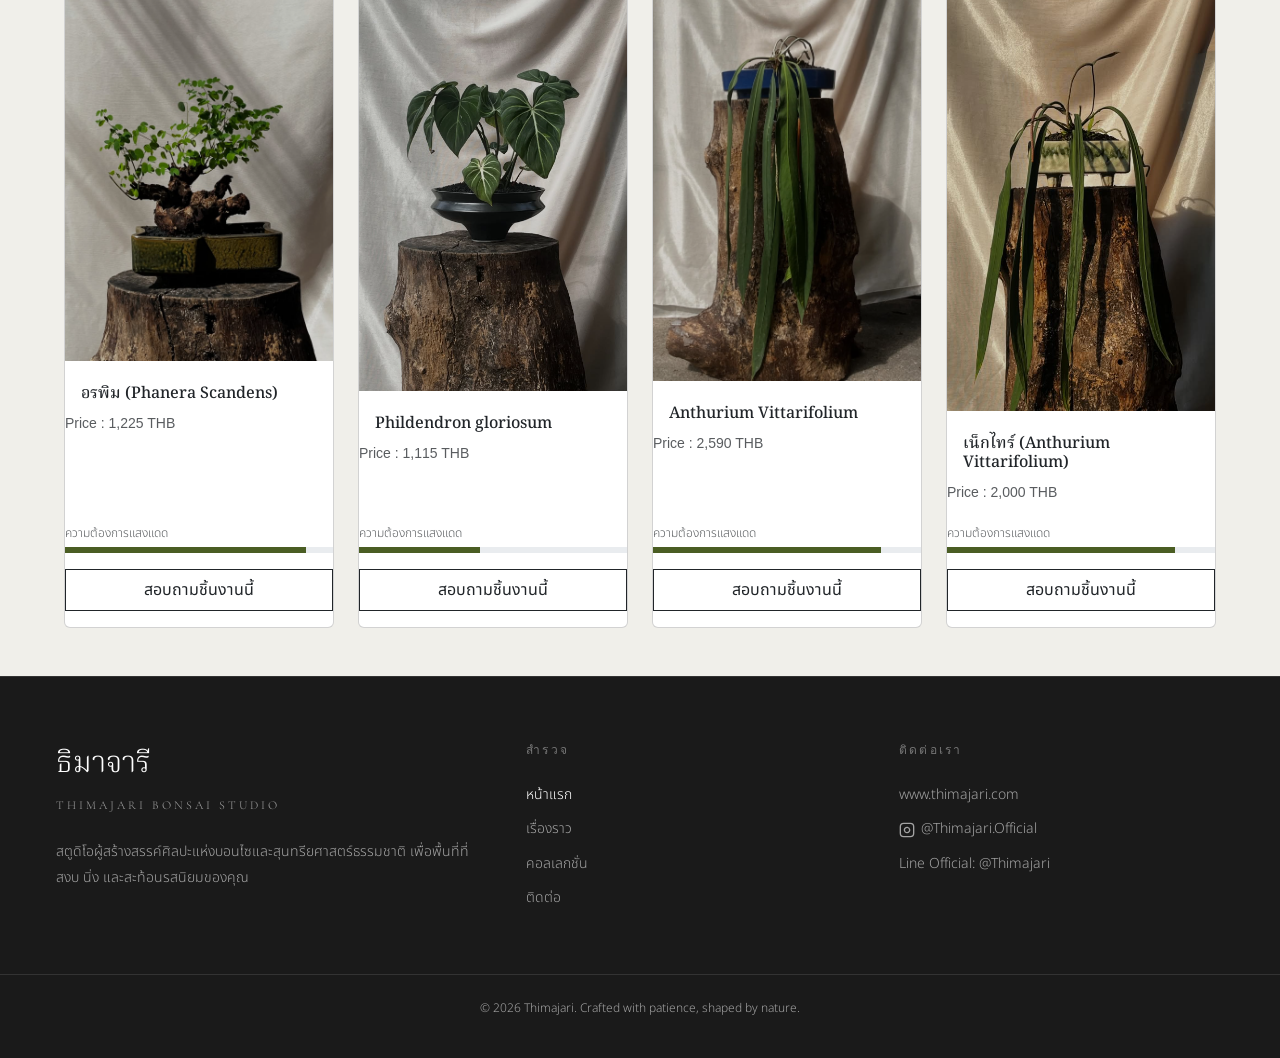
<file: Product.html>
<!DOCTYPE html>
<html lang="th">
<head>
    <meta charset="UTF-8">
    <meta name="viewport" content="width=device-width, initial-scale=1.0">
    <title>ธิมาจารี (Thimajari) - คอลเลกชั่น</title>
    
    <!-- Bootstrap 5 CSS -->
    <link href="https://cdn.jsdelivr.net/npm/bootstrap@5.3.2/dist/css/bootstrap.min.css" rel="stylesheet">
    
    <!-- Google Fonts -->
    <link rel="preconnect" href="https://fonts.googleapis.com">
    <link rel="preconnect" href="https://fonts.gstatic.com" crossorigin>
    <link
        href="https://fonts.googleapis.com/css2?family=Cormorant+Garamond:wght@500;600&family=Noto+Sans+Thai:wght@300;400;500;600&family=Noto+Serif+Thai:wght@400;500;600&display=swap"
        rel="stylesheet">

    <!-- Custom CSS -->
    <link rel="stylesheet" href="css/style.css">
</head>
<body class="d-flex flex-column min-vh-100">

    <header class="site-header">
        <div class="container header-container">
            <!-- เรียกใช้ JS เพื่อกลับหน้าแรก -->
            <a href="#" onclick="navigateTo('index.html')" class="brand-logo">
                <span class="brand-icon">ธิ</span>
                <span class="brand-text">
                    <span class="brand-name">ธิมาจารี</span>
                    <span class="brand-en">Thimajari</span>
                </span>
            </a>

            <!--onclick-->
            <nav class="main-nav">
                <a href="#" onclick="navigateTo('index.html')" data-page="index.html" class="active">หน้าแรก</a>
                <a href="#" onclick="navigateTo('About.html')" data-page="About.html">เรื่องราว</a>
                <a href="#" onclick="navigateTo('Product.html')" data-page="Product.html">คอลเลกชั่น</a>
                <a href="#" onclick="navigateTo('Contact.html')" data-page="Contact.html">ติดต่อ</a>
            </nav>

            <div class="header-action">
                <a href="#" onclick="navigateTo('Contact.html')" class="btn-primary">นัดชมชิ้นงาน</a>
            </div>

            <button class="mobile-menu-btn" aria-label="เปิดเมนู">
                <svg width="24" height="24" viewBox="0 0 24 24" fill="none" stroke="currentColor" stroke-width="2"
                    stroke-linecap="round" stroke-linejoin="round">
                    <path d="M4 5h16"></path>
                    <path d="M4 12h16"></path>
                    <path d="M4 19h16"></path>
                </svg>
            </button>
        </div>
    </header>


<main class="flex-grow-1" style="padding-top: 5rem;">
    <section class="py-5 bg-light-wabi">
        <div class="container">
            <div class="text-center mb-5">
                <h2 class="display-5 font-heading">คอลเลกชั่น (The Collection)</h2>
                    <p class="text-muted">สัมผัสชิ้นงานบอนไซระดับพรีเมียม ที่มีเพียงชิ้นเดียวในโลก</p>
                </div>
                
                <div class="row g-4" id="product-grid">
                  
                </div>
            </div>
        </section>

    </main>

 
    <!--  ท้ายยยยยย  -->
    <footer class="site-footer">
        <div class="container footer-grid">
            <div class="footer-brand">
                <p class="footer-title">ธิมาจารี</p>
                <p class="footer-subtitle">Thimajari Bonsai Studio</p>
                <p class="footer-desc">สตูดิโอผู้สร้างสรรค์ศิลปะแห่งบอนไซและสุนทรียศาสตร์ธรรมชาติ เพื่อพื้นที่ที่สงบ
                    นิ่ง และสะท้อนรสนิยมของคุณ</p>
            </div>

            <div class="footer-links">
                <p class="footer-heading">สำรวจ</p>
                <div class="link-group">
                    <a href="#" onclick="navigateTo('index.html')" class="active">หน้าแรก</a>
                    <a href="#" onclick="navigateTo('About.html')">เรื่องราว</a>
                    <a href="#" onclick="navigateTo('Product.html')">คอลเลกชั่น</a>
                    <a href="#" onclick="navigateTo('Contact.html')">ติดต่อ</a>
                </div>
            </div>

            <div class="footer-contact">
                <p class="footer-heading">ติดต่อเรา</p>
                <div class="link-group">
                    <a href="https://www.thimajari.com">www.thimajari.com</a>
                    <a href="https://www.instagram.com/thimajari.official" target="_blank" class="icon-link">
                        <svg width="16" height="16" viewBox="0 0 24 24" fill="none" stroke="currentColor"
                            stroke-width="2">
                            <rect width="20" height="20" x="2" y="2" rx="5" ry="5"></rect>
                            <path d="M16 11.37A4 4 0 1 1 12.63 8 4 4 0 0 1 16 11.37z"></path>
                            <line x1="17.5" x2="17.51" y1="6.5" y2="6.5"></line>
                        </svg>
                        @Thimajari.Official
                    </a>
                    <a href="https://line.me/R/ti/p/@thimajari">Line Official: @Thimajari</a>
                </div>
            </div>
        </div>
        <div class="footer-bottom">
            <p>© 2026 Thimajari. Crafted with patience, shaped by nature.</p>
        </div>
    </footer>
    <!-- 3. MODAL Component -->
    <div class="modal fade" id="appointmentModal" tabindex="-1" aria-hidden="true">
        <div class="modal-dialog modal-dialog-centered">
            <div class="modal-content rounded-0">
                <div class="modal-header border-0">
                    <h5 class="modal-title font-heading">นัดชมชิ้นงาน (By Appointment)</h5>
                    <button type="button" class="btn-close" data-bs-dismiss="modal" aria-label="Close"></button>
                </div>
                <div class="modal-body">
                    <p class="text-muted small mb-4">เปิดให้เข้าชมเฉพาะการนัดหมายล่วงหน้า เพื่อสุนทรียภาพในการชมชิ้นงานอย่างเต็มที่</p>
                    <form class="wabi-form">
                        <input type="text" class="form-control mb-3" placeholder="ชื่อของคุณ" required>
                        <input type="date" class="form-control mb-4" required>
                        <button type="button" class="btn btn-olive w-100" data-bs-dismiss="modal" onclick="alert('บันทึกการนัดหมายสำเร็จ ทีมงานจะติดต่อกลับครับ')">ยืนยันการนัดหมาย</button>
                    </form>
                </div>
            </div>
        </div>
    </div>

    <!-- Bootstrap & Custom JS -->
    <script src="https://cdn.jsdelivr.net/npm/bootstrap@5.3.2/dist/js/bootstrap.bundle.min.js"></script>
    <script src="js/script.js"></script>
</body>
</html>
</file>
<file: css/style.css>
/* ================= VARIABLES ================= */
:root {
    --bg-light: #FAF9F6;
    --bg-light-wabi: #F0EFEA;
    --bg-surface: #F4F3ED;
    --charcoal: #2C2C2C;
    --charcoal-light: #4A4A4A;
    --olive: #4A5D23;
    --olive-hover: #3a4a1c;
    --text-muted: #666666;

    --font-heading-en: 'Cormorant Garamond', serif;
    --font-heading-th: 'Noto Serif Thai', serif;
    --font-body-th: 'Noto Sans Thai', sans-serif;
    --font-body-en: 'Inter', sans-serif;
}

* {
    margin: 0;
    padding: 0;
    box-sizing: border-box;
}

body {
    background-color: var(--bg-light);
    color: var(--charcoal);
    font-family: var(--font-body-th);
    font-weight: 300;
    line-height: 1.6;
}

/* ================= CONTAINERS & LAYOUT ================= */
.container {
    width: 100%;
    max-width: 1200px;
    margin: 0 auto; /* Fix: แก้จาก 2rem auto เป็น 0 auto */
    padding: 0 1.5rem;
}

/* ================= TYPOGRAPHY & UTILITIES ================= */
h1, h2, h3, h4, h5, h6,
.brand-name, .hero-title, .section-title, .font-heading {
    font-family: var(--font-heading-th);
    font-weight: 500;
    padding-left: 1rem;
}

.en-text { font-family: var(--font-body-en); }
.text-muted { color: var(--text-muted); font-weight: 300; }
.bg-olive { background-color: var(--olive); color: white; }
.text-olive { color: var(--olive); }
.bg-charcoal { background-color: #1a1a1a; }
.bg-light-wabi { background-color: var(--bg-light-wabi); }
.text-white { color: white; }
.text-light-dim { color: rgba(255, 255, 255, 0.8); }
.icon-olive { color: var(--olive); }
.mt-4 { margin-top: 1.5rem; }

/* ================= BUTTONS ================= */
.btn-primary, .btn-outline, .btn-light, .btn-olive {
    display: inline-flex;
    align-items: center;
    justify-content: center;
    padding: 0.6rem 2rem;
    font-size: 0.875rem;
    border-radius: 4px;
    text-decoration: none;
    transition: 0.3s;
    cursor: pointer;
}

.btn-primary, .btn-olive {
    background-color: var(--olive);
    color: white;
    border: 1px solid var(--olive);
}

.btn-primary:hover, .btn-olive:hover {
    background-color: var(--olive-hover);
    color: white;
}

.btn-outline {
    background-color: rgba(255, 255, 255, 0.1);
    color: white;
    border: 1px solid rgba(255, 255, 255, 0.6);
    backdrop-filter: blur(4px);
}

.btn-outline:hover {
    background-color: white;
    color: var(--charcoal);
}

.btn-light {
    background-color: #FAF9F6;
    color: var(--charcoal);
    border: none;
}

.btn-light:hover {
    background-color: #e5e4de;
}

/* ================= HEADER & NAVIGATION (MOBILE FIRST) ================= */
.site-header {
    position: relative; /* Fix: กำหนดจุดอ้างอิงให้เมนูลอย */
    background-color: var(--bg-light);
    z-index: 1000;
    padding: 1rem 0;
    border-bottom: 1px solid rgba(0, 0, 0, 0.05);
}

.header-container {
    display: flex;
    justify-content: space-between;
    align-items: center;
}

.brand-logo {
    display: flex;
    align-items: center;
    gap: 0.75rem;
    text-decoration: none;
    color: var(--charcoal);
}

.brand-icon {
    display: flex;
    justify-content: center;
    align-items: center;
    width: 36px;
    height: 36px;
    border: 1px solid rgba(74, 93, 35, 0.4);
    border-radius: 50%;
    color: var(--olive);
    font-size: 1.1rem;
}

.brand-text {
    display: flex;
    flex-direction: column;
}

.brand-name {
    font-size: 1.25rem;
    line-height: 1;
}

.brand-en {
    font-family: var(--font-heading-en);
    font-size: 0.6rem;
    letter-spacing: 0.25em;
    text-transform: uppercase;
    color: var(--charcoal-light);
    margin-top: 4px;
}

/* ปุ่ม Hamburger แสดงผลบนมือถือ */
.mobile-menu-btn {
    display: flex;
    align-items: center;
    justify-content: center;
    background: transparent;
    border: none;
    cursor: pointer;
    padding: 0.5rem;
    color: var(--charcoal);
}

.mobile-menu-btn svg {
    pointer-events: none;
}

/* เมนูบนมือถือ: ซ่อนไว้รอการกดปุ่ม */
.main-nav {
    display: none;
    position: absolute;
    top: 100%;
    left: 0;
    width: 100%;
    background-color: var(--bg-light);
    flex-direction: column;
    padding: 1rem 1.5rem;
    box-shadow: 0 10px 20px rgba(0, 0, 0, 0.1);
    border-top: 1px solid rgba(0, 0, 0, 0.05);
    z-index: 1001;
}

.main-nav a {
    display: block;
    padding: 0.85rem 0;
    color: var(--charcoal);
    text-decoration: none;
    border-bottom: 1px solid rgba(0, 0, 0, 0.05);
    font-size: 0.95rem;
    transition: 0.3s;
}

.main-nav a:last-child {
    border-bottom: none;
}

.main-nav a:hover, .main-nav a.active {
    color: var(--olive);
}

/* เมื่อ JS เติม class active ให้กางเมนูออกมา */
.main-nav.active {
    display: flex !important;
}

.header-action {
    display: none;
}

/* Responsive สำหรับหน้าจอคอมพิวเตอร์ (>= 768px) */
@media (min-width: 768px) {
    .mobile-menu-btn {
        display: none !important;
    }

    .main-nav {
        display: flex !important;
        position: static;
        flex-direction: row;
        background-color: transparent;
        box-shadow: none;
        border: none;
        padding: 0;
        width: auto;
        gap: 2rem;
    }

    .main-nav a {
        border-bottom: none;
        padding: 0;
        font-size: 0.875rem;
    }
}

@media (min-width: 1024px) {
    .header-action {
        display: block;
    }
}

/* ================= HERO ================= */
.hero-section {
    position: relative;
    min-height: 85vh;
    padding: 5rem 0;
    display: flex;
    align-items: center;
    overflow: hidden;
}

.hero-bg {
    position: absolute;
    inset: 0;
    width: 100%;
    height: 100%;
    object-fit: cover;
    z-index: -2;
}

.hero-overlay {
    position: absolute;
    inset: 0;
    background: linear-gradient(to right, rgba(0, 0, 0, 0.8) 0%, rgba(0, 0, 0, 0.2) 100%);
    z-index: -1;
}

.hero-container {
    width: 100%;
    display: flex;
    justify-content: flex-start;
}

.hero-content {
    max-width: 600px;
    color: white;
    text-align: left;
}

.hero-subtitle {
    font-family: var(--font-heading-en);
    font-size: 0.75rem;
    text-transform: uppercase;
    letter-spacing: 0.24em;
    opacity: 0.8;
    margin-bottom: 1rem;
}

.hero-title {
    font-size: 3.5rem;
    line-height: 1.1;
    margin-bottom: 1rem;
}

.hero-tagline {
    font-size: 1.35rem;
    opacity: 0.9;
    margin-bottom: 1.5rem;
}

.hero-desc {
    font-weight: 300;
    opacity: 0.85;
    margin-bottom: 2rem;
    line-height: 1.8;
}

.hero-actions {
    display: flex;
    gap: 1rem;
    flex-wrap: wrap;
}

/* ================= SHARED SECTION STYLES ================= */
.art-of-living, .craftsmanship {
    padding: 5rem 0; 
}

.section-subtitle {
    font-family: var(--font-heading-en);
    font-size: 0.75rem;
    text-transform: uppercase;
    letter-spacing: 0.2em;
    color: var(--olive);
    margin-bottom: 1rem;
    margin-left: 1rem;
}

.section-title {
    font-size: 2.25rem;
    line-height: 1.2;
    margin-bottom: 1.5rem;
}

.divider {
    width: 64px;
    height: 1px;
    background-color: var(--olive);
    margin-top: 1.5rem;
}

/* ================= ART OF LIVING ================= */
.layout-split {
    display: grid;
    gap: 3rem;
    align-items: center;
}

@media (min-width: 1024px) {
    .layout-split {
        grid-template-columns: 0.9fr 1.1fr;
        gap: 5rem;
    }
}

.split-right p {
    margin-left: 1rem;
    margin-bottom: 1.5rem;
    line-height: 2;
    font-weight: 300;
}

/* ================= CRAFTSMANSHIP ================= */
.craftsmanship {
    background-color: var(--bg-surface);
}

.craft-header {
    display: flex;
    flex-direction: column;
    gap: 1.5rem;
    margin-bottom: 3rem;
}

@media (min-width: 768px) {
    .craft-header {
        flex-direction: row;
        justify-content: space-between;
        align-items: flex-end;
    }

    .craft-desc {
        max-width: 400px;
    }
}

.features-grid {
    display: grid;
    gap: 1px;
    background-color: #e5e5e5;
}

@media (min-width: 768px) {
    .features-grid {
        grid-template-columns: repeat(3, 1fr);
    }
}

.feature-card {
    background-color: var(--bg-light);
    padding: 2.5rem;
}

.feature-header {
    display: flex;
    justify-content: space-between;
    align-items: center;
    margin-bottom: 2.5rem;
}

.feature-num {
    font-family: var(--font-heading-en);
    font-size: 1.125rem;
    color: rgba(0, 0, 0, 0.3);
}

.feature-title {
    font-size: 1.35rem;
    margin-bottom: 1rem;
}

.feature-desc {
    font-size: 0.875rem;
    line-height: 1.8;
}

/* ================= MORE THAN A TREE ================= */
.more-than-tree {
    display: grid;
}

@media (min-width: 1024px) {
    .more-than-tree {
        grid-template-columns: 1fr 1fr;
    }
}

.image-half img {
    width: 100%;
    height: 100%;
    object-fit: cover;
    min-height: 400px;
}

.text-half {
    display: flex;
    align-items: center;
    padding: 4rem 2rem;
}

.half-content {
    max-width: 500px;
    margin: 0 auto;
}

/* ================= QUOTE SECTION ================= */
.quote-section {
    background-color: var(--bg-light);
    padding: 80px 20px;
}

.quote-content {
    max-width: 800px;
}

.quote-text {
    font-family: var(--font-heading-th);
    font-size: 2rem;
    line-height: 1.6;
    color: var(--charcoal);
}

/* ================= CONTACT LAYOUT ================= */
.contact-layout {
    display: grid;
    grid-template-columns: 1fr;
    gap: 3.5rem;
    padding: 4rem 0;
}

@media (min-width: 992px) {
    .contact-layout {
        grid-template-columns: 0.7fr 1.3fr;
        gap: 5rem;
    }
}

.contact-link-item:last-child {
    border-bottom: none; 
}

.contact-link-item:hover {
    opacity: 0.75;
}

.contact-icon-wrapper {
    display: flex;
    align-items: center;
    justify-content: center;
    width: 28px;
    color: var(--olive, #4A5D23);
    flex-shrink: 0;
}

.contact-text-group {
    display: flex;
    flex-direction: column;
    gap: 0.2rem;
}

.contact-label {
    display: block;
    font-size: 0.65rem;
    text-transform: uppercase;
    letter-spacing: 0.18em;
    color: #888888;
}

.contact-value {
    display: block;
    font-size: 0.95rem;
    color: var(--charcoal, #2C2C2C);
    font-weight: 400;
}

/* แผนที่ร้าน */
.contact-map-block {
    background-color: var(--bg-light-wabi, #F0EFEA);
    padding: 1.25rem;
    border-radius: 4px;
    margin-top: 1rem;
}

.map-header {
    display: flex;
    align-items: center;
    gap: 0.5rem;
    margin-bottom: 0.75rem;
    color: var(--olive, #4A5D23);
}

.map-title {
    font-size: 0.95rem;
    color: var(--charcoal, #2C2C2C);
}

.map-container {
    margin-bottom: 0.75rem;
}

.contact-note-desc {
    font-size: 0.8rem;
    color: var(--text-muted, #666);
    margin: 0;
}

/* ================= ABOUT LAYOUT ================= */
.about-meaning-layout {
    display: grid;
    grid-template-columns: 1fr;
    gap: 3.5rem;
    padding: 4rem 0;
}

@media (min-width: 1024px) {
    .about-meaning-layout {
        grid-template-columns: 1fr 1fr;
        align-items: center;
        gap: 5rem;
    }
}

.about-meaning-img {
    width: 100%;
    aspect-ratio: 4 / 5;
    object-fit: cover;
    display: block;
}

.about-floating-box {
    position: absolute;
    bottom: -10rem;
    right: 50rem;
    max-width: 240px;
    background-color: var(--bg-light); 
    padding: 1.5rem;
}

.floating-title {
    font-size: 1.5rem;
    color: var(--olive);
    margin-bottom: 0.5rem;
}

/* ================= FOOTER ================= */
.site-footer {
    background-color: #1a1a1a;
    color: #a3a3a3;
    border-top: 1px solid #333;
}

.footer-grid {
    display: grid;
    gap: 3rem;
    padding: 4rem 1rem;
}

@media (min-width: 768px) {
    .footer-grid {
        grid-template-columns: 1.3fr 1fr 1fr;
    }
}

.footer-title {
    font-family: var(--font-heading-th);
    font-size: 1.85rem;
    color: white;
    margin-bottom: 0.5rem;
}

.footer-subtitle {
    font-family: var(--font-heading-en);
    font-size: 0.75rem;
    text-transform: uppercase;
    letter-spacing: 0.25em;
    margin-bottom: 1.5rem;
}

.footer-desc {
    font-size: 0.875rem;
    line-height: 1.8;
}

.footer-heading {
    font-family: var(--font-heading-en);
    font-size: 0.75rem;
    text-transform: uppercase;
    letter-spacing: 0.18em;
    color: #777;
    margin-bottom: 1.5rem;
}

.link-group {
    display: flex;
    flex-direction: column;
    gap: 0.75rem;
}

.link-group a {
    color: #a3a3a3;
    text-decoration: none;
    font-size: 0.875rem;
    transition: 0.3s;
}

.link-group a:hover, .link-group a.active {
    color: white;
}

.footer-bottom {
    border-top: 1px solid #333;
    padding: 1.5rem;
    text-align: center;
    font-size: 0.75rem;
}
</file>
